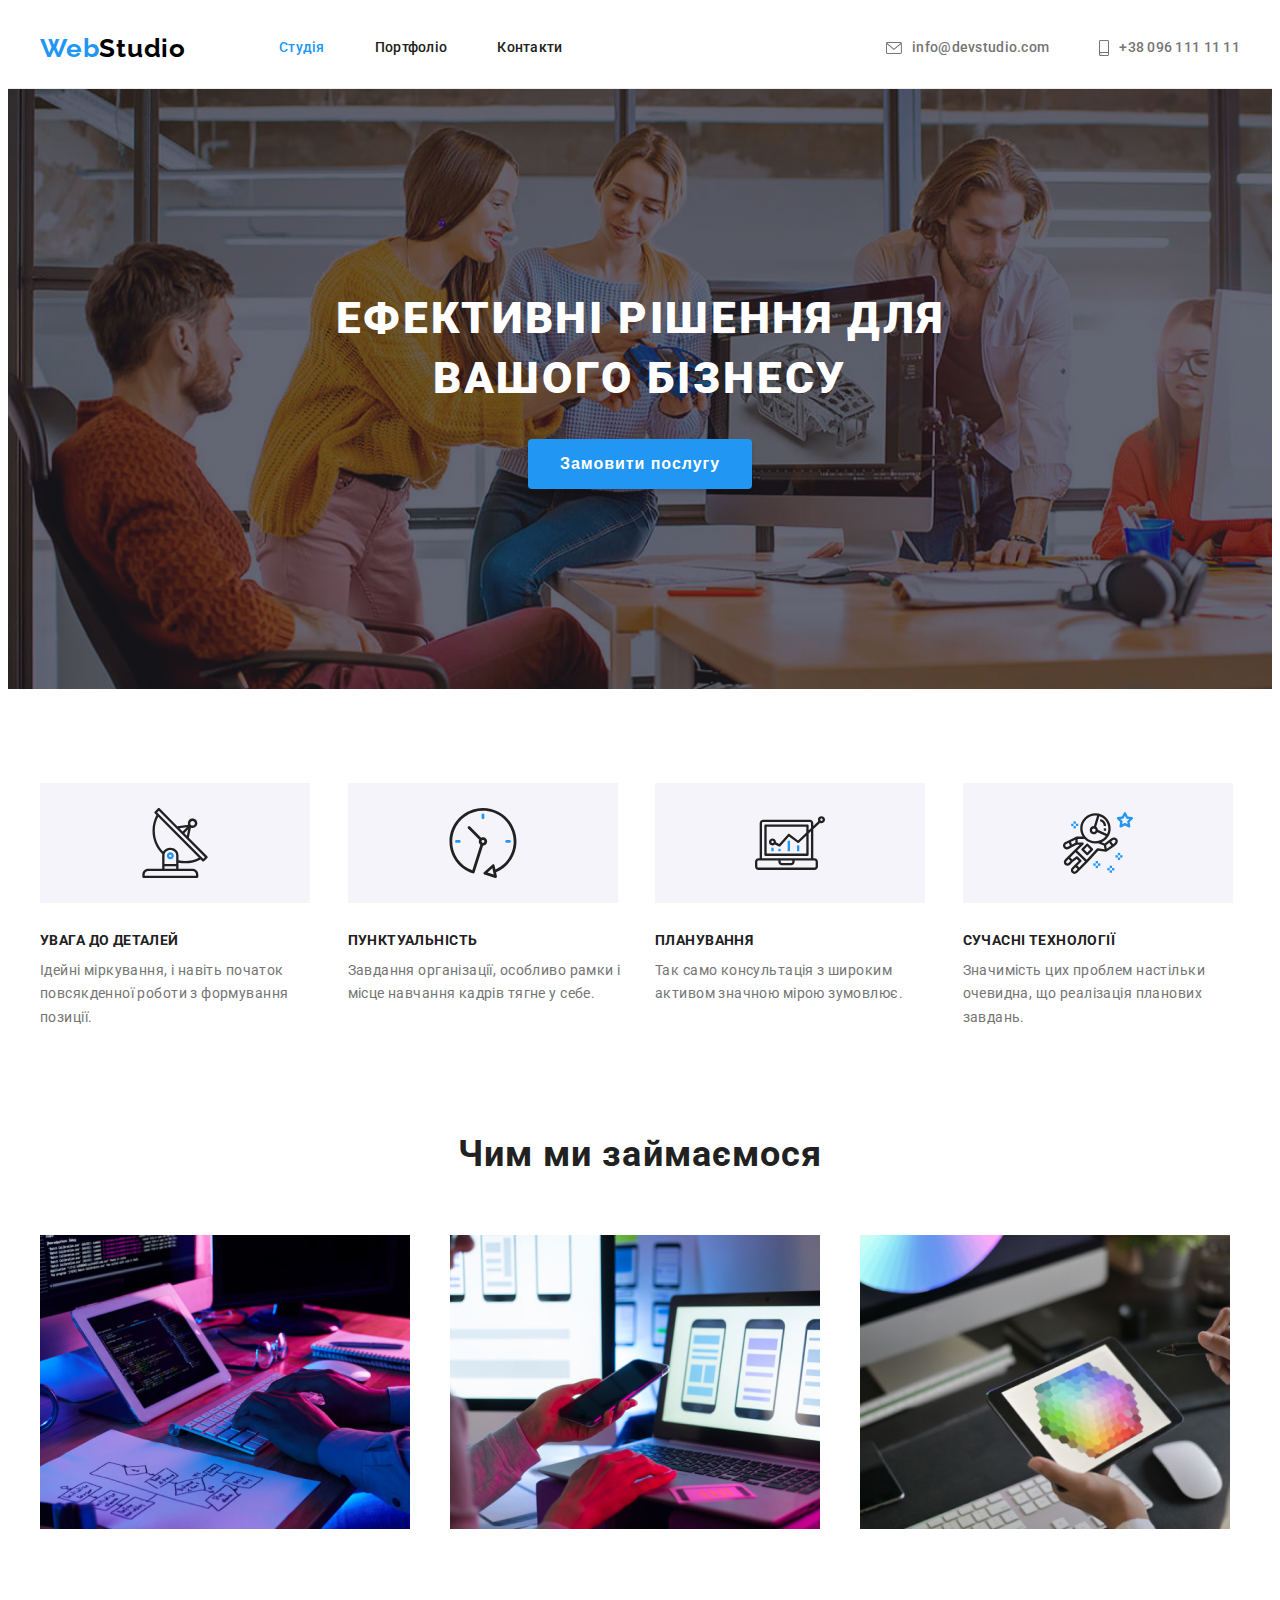
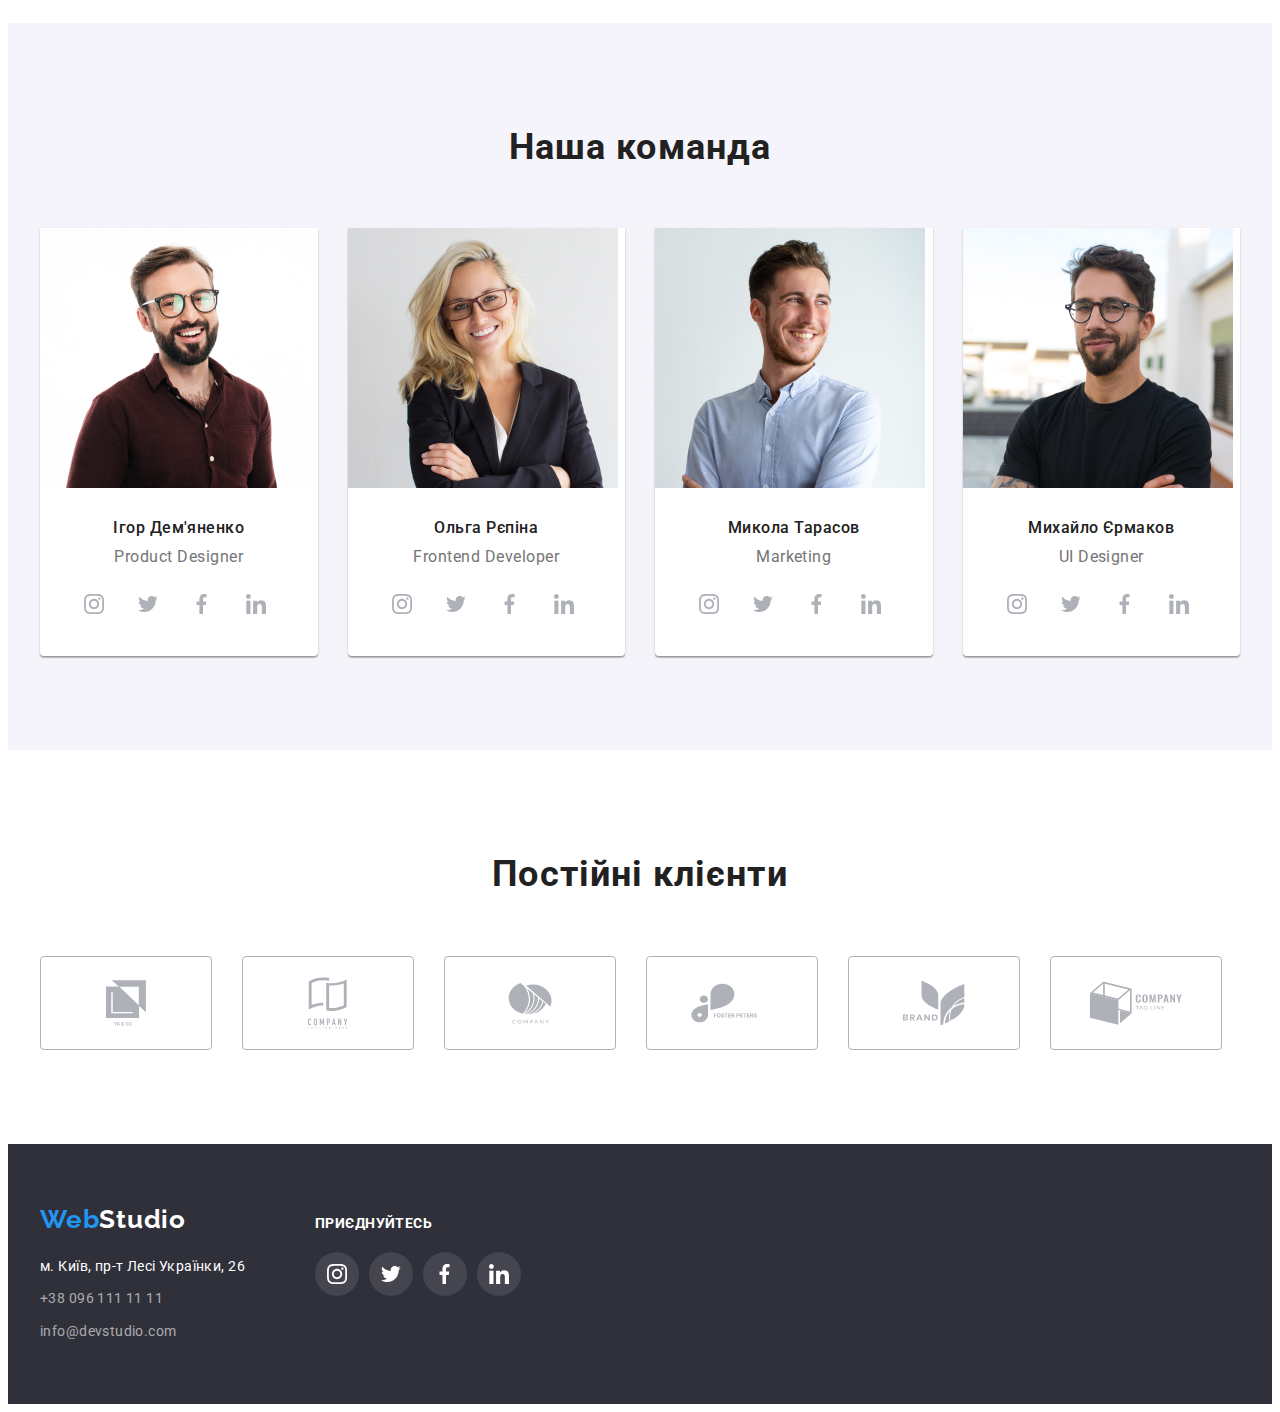
<file: index.html>
<!DOCTYPE html>
<html lang="uk">
  <head>
    <meta charset="UTF-8">
    <meta http-equiv="X-UA-Compatible" content="IE=edge">
    <meta name="viewport" content="width=device-width, initial-scale=1.0">
    <title>Студія</title>
    <link rel="preconnect" href="https://fonts.googleapis.com">
<link rel="preconnect" href="https://fonts.gstatic.com" crossorigin>
<link href="https://fonts.googleapis.com/css2?family=Raleway:wght@700&family=Roboto:wght@400;500;700;900&display=swap" rel="stylesheet">
<link rel="stylesheet" href="https://cdnjs.cloudflare.com/ajax/libs/modern-normalize/1.1.0/modern-normalize.min.css" integrity="sha512-wpPYUAdjBVSE4KJnH1VR1HeZfpl1ub8YT/NKx4PuQ5NmX2tKuGu6U/JRp5y+Y8XG2tV+wKQpNHVUX03MfMFn9Q==" crossorigin="anonymous" referrerpolicy="no-referrer">    
<link rel="stylesheet" href="./css/styles.css">
  </head>
  <body>
    <header class="header-section">
      <div class="container header">
        <nav class="site-nav">
        <a href="./index.html" class=" logo logo-header">
          <span lang="en"> <span class="logo-accent">Web</span>Studio</span>
        </a>

        <ul class="nav-list list">
          <li>
            <a href="./index.html" class="link current">Студія</a>
          </li>

          <li>
            <a href="./portfolio.html" class="link" >Портфоліо</a>
          </li>

          <li>
            <a href="" class="link" >Контакти</a>
          </li>
        </ul>
      </nav>

      <ul class="list contact-list">
        <li class="contact-item">
          <a href="mailto:info@devstudio.com">
            <svg class="contact-icon" width="16" height="12">
              <use href="./images/sprite.svg#icon-mail"></use>
            </svg>
            info@devstudio.com</a>
        </li>

        <li class="contact-item">
          <a href="tel:+380961111111">
            <svg class="contact-icon" width="10" height="16">
              <use href="./images/sprite.svg#icon-phone"></use>
            </svg>
            +38 096 111 11 11</a>
        </li>
      </ul>
    </div>
    </header>
    <main>
      <section class="hero">
       <div class="container">
        <h1 class="hero-title">Ефективні рішення для вашого бізнесу</h1>
        <button type="button" class="hero-button">
          Замовити послугу
        </button>
       </div>
      </section>

      <!--Переваги-->
      <section class="features section">
       <div class="container">
        <h2 class="visually-hidden">Переваги</h2>
        <ul class="list features-list">

          <li class="features-list-item">
            <div class="features-box">
              <svg class="features-icon">
                <use href="./images/sprite.svg#icon-antenna"></use>
              </svg>
            </div>
            <h3>УВАГА ДО ДЕТАЛЕЙ</h3>
            <p>
              Ідейні міркування, і навіть початок повсякденної роботи з
              формування позиції.
            </p>
          </li>

          <li class="features-list-item">
            <div class="features-box">
              <svg class="features-icon">
                <use href="./images/sprite.svg#icon-clock"></use>
              </svg>
            </div>
            <h3>ПУНКТУАЛЬНІСТЬ</h3>
            <p>
              Завдання організації, особливо рамки і місце навчання кадрів тягне
              у себе.
            </p>
          </li>

          <li class="features-list-item">
            <div class="features-box">
              <svg class="features-icon">
                <use href="./images/sprite.svg#icon-diagram"></use>
              </svg>
            </div>
            <h3>ПЛАНУВАННЯ</h3>
            <p>
              Так само консультація з широким активом значною мірою зумовлює.
            </p>
          </li>

          <li class="features-list-item">
            <div class="features-box">
              <svg class="features-icon">
                <use href="./images/sprite.svg#icon-astronaut"></use>
              </svg>
            </div>
            <h3>СУЧАСНІ ТЕХНОЛОГІЇ</h3>
            <p>
              Значимість цих проблем настільки очевидна, що реалізація планових
              завдань.
            </p>
          </li>
          
        </ul>
       </div>
      </section>

      <section class="section">
        <div class="container">
          <h2 class="title">Чим ми займаємося</h2>

        <ul class="list images-list">
          <li class="item">
            <img src="./images/box-1.jpg" alt="Людина працює за комп'ютером"
              width="370">
          </li>

          <li class="item">
            <img src="./images/box-2.jpg" alt="Людина працює за комп'ютером"
              width="370">
          </li>

          <li class="item">
            <img src="./images/box-3.jpg" alt="Людина працює за комп'ютером"
              width="370">
          </li>
        </ul>
      </div>
      </section>
      

      <section class="team section">
        <div class="container">
          <h2 class="title">Наша команда</h2>

        <ul class="team-list list">

          <li class="team-card">
            <img src="./images/img.jpg" alt="Ігор Дем'яненко"
              width="270"
              height="260">

            <div class="team-text"> 
              <h3 class="team-name">Ігор Дем'яненко</h3>
              <p lang="en" class="team-position">Product Designer</p> 
              <ul class="list team-links-list">
              <li>
                <a href="" class="team-list-item">
                <svg class="team-social-link" width="20" height="20">
                  <use href="./images/sprite.svg#icon-instagram"></use>
                </svg></a>
              </li>
              <li>
                <a href="" class="team-list-item">
                <svg class="team-social-link" width="20" height="20">
                  <use href="./images/sprite.svg#icon-twitter"></use>
                </svg></a>
              </li>
              <li>
                <a href="" class="team-list-item">
                <svg class="team-social-link" width="20" height="20">
                  <use href="./images/sprite.svg#icon-facebook"></use>
                </svg></a>
              </li>
              <li>
                <a href="" class="team-list-item">
                <svg class="team-social-link" width="20" height="20">
                  <use href="./images/sprite.svg#icon-linkedin"></use>
                </svg></a>
              </li>
              </ul>
            </div>
          </li>

          <li class="team-card">
            <img src="./images/img-1.jpg" alt="Ольга Рєпіна"
              width="270"
              height="260">

            <div class="team-text">
              <h3 class="team-name">Ольга Рєпіна</h3>
              <p lang="en" class="team-position">Frontend Developer</p>
              <ul class="list team-links-list">
                <li>
                  <a href="" class="team-list-item">
                  <svg class="team-social-link" width="20" height="20">
                    <use href="./images/sprite.svg#icon-instagram"></use>
                  </svg></a>
                </li>
                <li>
                  <a href="" class="team-list-item">
                  <svg class="team-social-link" width="20" height="20">
                    <use href="./images/sprite.svg#icon-twitter"></use>
                  </svg></a>
                </li>
                <li>
                  <a href="" class="team-list-item">
                  <svg class="team-social-link" width="20" height="20">
                    <use href="./images/sprite.svg#icon-facebook"></use>
                  </svg></a>
                </li>
                <li>
                  <a href="" class="team-list-item">
                  <svg class="team-social-link" width="20" height="20">
                    <use href="./images/sprite.svg#icon-linkedin"></use>
                  </svg></a>
                </li>
              </ul>
            </div>
          </li>

          <li class="team-card">
            <img src="./images/img-2.jpg" alt="Микола Тарасов"
              width="270"
              height="260">

            <div class="team-text">
              <h3 class="team-name">Микола Тарасов</h3>
              <p lang="en" class="team-position">Marketing</p> 
              <ul class="list team-links-list">
              <li>
                <a href="" class="team-list-item">
                <svg class="team-social-link" width="20" height="20">
                  <use href="./images/sprite.svg#icon-instagram"></use>
                </svg></a>
              </li>
              <li>
                <a href="" class="team-list-item">
                <svg class="team-social-link" width="20" height="20">
                  <use href="./images/sprite.svg#icon-twitter"></use>
                </svg></a>
              </li>
              <li>
                <a href="" class="team-list-item">
                <svg class="team-social-link" width="20" height="20">
                  <use href="./images/sprite.svg#icon-facebook"></use>
                </svg></a>
              </li>
              <li>
                <a href="" class="team-list-item">
                <svg class="team-social-link" width="20" height="20">
                  <use href="./images/sprite.svg#icon-linkedin"></use>
                </svg></a>
              </li>
            </ul>
          </div>
          </li>

          <li class="team-card">
            <img src="./images/img-3.jpg" alt="Михайло Єрмаков"
              width="270"
              height="260">

            <div class="team-text">
              <h3 class="team-name">Михайло Єрмаков</h3>
              <p lang="en" class="team-position">UI Designer</p> 
              <ul class="list team-links-list">
              <li>
                <a href="" class="team-list-item">
                <svg class="team-social-link" width="20" height="20">
                  <use href="./images/sprite.svg#icon-instagram"></use>
                </svg></a>
              </li>
              <li>
                <a href="" class="team-list-item">
                <svg class="team-social-link" width="20" height="20">
                  <use href="./images/sprite.svg#icon-twitter"></use>
                </svg></a>
              </li>
              <li>
                <a href="" class="team-list-item">
                <svg class="team-social-link" width="20" height="20">
                  <use href="./images/sprite.svg#icon-facebook"></use>
                </svg></a>
              </li>
              <li>
                <a href="" class="team-list-item">
                <svg class="team-social-link" width="20" height="20">
                  <use href="./images/sprite.svg#icon-linkedin"></use>
                </svg></a>
              </li>
            </ul>
          </div>
          </li>

        </ul>
        </div>
      </section>

      <section class="section">
        <div class="container">
          <h2 class="title">Постійні клієнти</h2>
          <ul class="list brand-list">
            <li>
              <a href="" class="brand-list-item">
                  <svg class="brand-icon" width="40" height="46">
                    <use href="./images/sprite.svg#icon-logo-0"></use>
                  </svg>
              </a>
            </li>

            <li>
              <a href="" class="brand-list-item">
                  <svg class="brand-icon" width="40" height="52">
                    <use href="./images/sprite.svg#icon-logo-1"></use>
                  </svg>
              </a>
            </li>

            <li>
              <a href="" class="brand-list-item">
                  <svg class="brand-icon" width="44" height="42">
                    <use href="./images/sprite.svg#icon-logo-2"></use>
                  </svg>
              </a>
            </li>

            <li>
              <a href="" class="brand-list-item">
                  <svg class="brand-icon" width="84" height="40">
                    <use href="./images/sprite.svg#icon-logo-3"></use>
                  </svg>
              </a>
            </li>

            <li>
              <a href="" class="brand-list-item">
                  <svg class="brand-icon" width="62" height="46">
                    <use href="./images/sprite.svg#icon-logo-4"></use>
                  </svg>
              </a>
            </li>

            <li>
              <a href="" class="brand-list-item">
                  <svg class="brand-icon" width="94" height="44">
                    <use href="./images/sprite.svg#icon-logo-5"></use>
                  </svg>
              </a>
            </li>
          </ul>
      </div>
      </section>
    </main>
    <footer>
      <div class="container footer-box">
        <div class="footer-address">
          <a href="./index.html" class="logo logo-footer">
          <span lang="en"><span class="logo-accent">Web</span>Studio</span>
        </a>
  
        <address class="address">
          <a href="https://goo.gl/maps/ScAPMrdehoNE8GrC9" target="_blank" class="address-map">
            м. Київ, пр-т Лесі Українки, 26</a>  
          <a href="tel:+380961111111" class="address-tel" >+38 096 111 11 11</a>
          <a href="mailto:info@devstudio.com" class="address-mail">info@devstudio.com</a>
        </address></div>
        <div class="footer-social-links">
          <h3>Приєднуйтесь</h3>
          <ul class="list footer-links-list">
            <li>
              <a href="" class="footer-list-item">
              <svg class="footer-social-link" width="20" height="20">
                <use href="./images/sprite.svg#icon-instagram"></use>
              </svg></a>
            </li>
            <li>
              <a href=""  class="footer-list-item">
              <svg class="footer-social-link" width="20" height="20">
                <use href="./images/sprite.svg#icon-twitter"></use>
              </svg></a>
            </li>
            <li>
              <a href=""  class="footer-list-item">
              <svg class="footer-social-link" width="20" height="20">
                <use href="./images/sprite.svg#icon-facebook"></use>
              </svg></a>
            </li>
            <li>
              <a href=""  class="footer-list-item">
              <svg class="footer-social-link" width="20" height="20">
                <use href="./images/sprite.svg#icon-linkedin"></use>
              </svg></a>
            </li>
          </ul>
        </div>
      </div>
  </footer>
  </body>
</html>
</file>
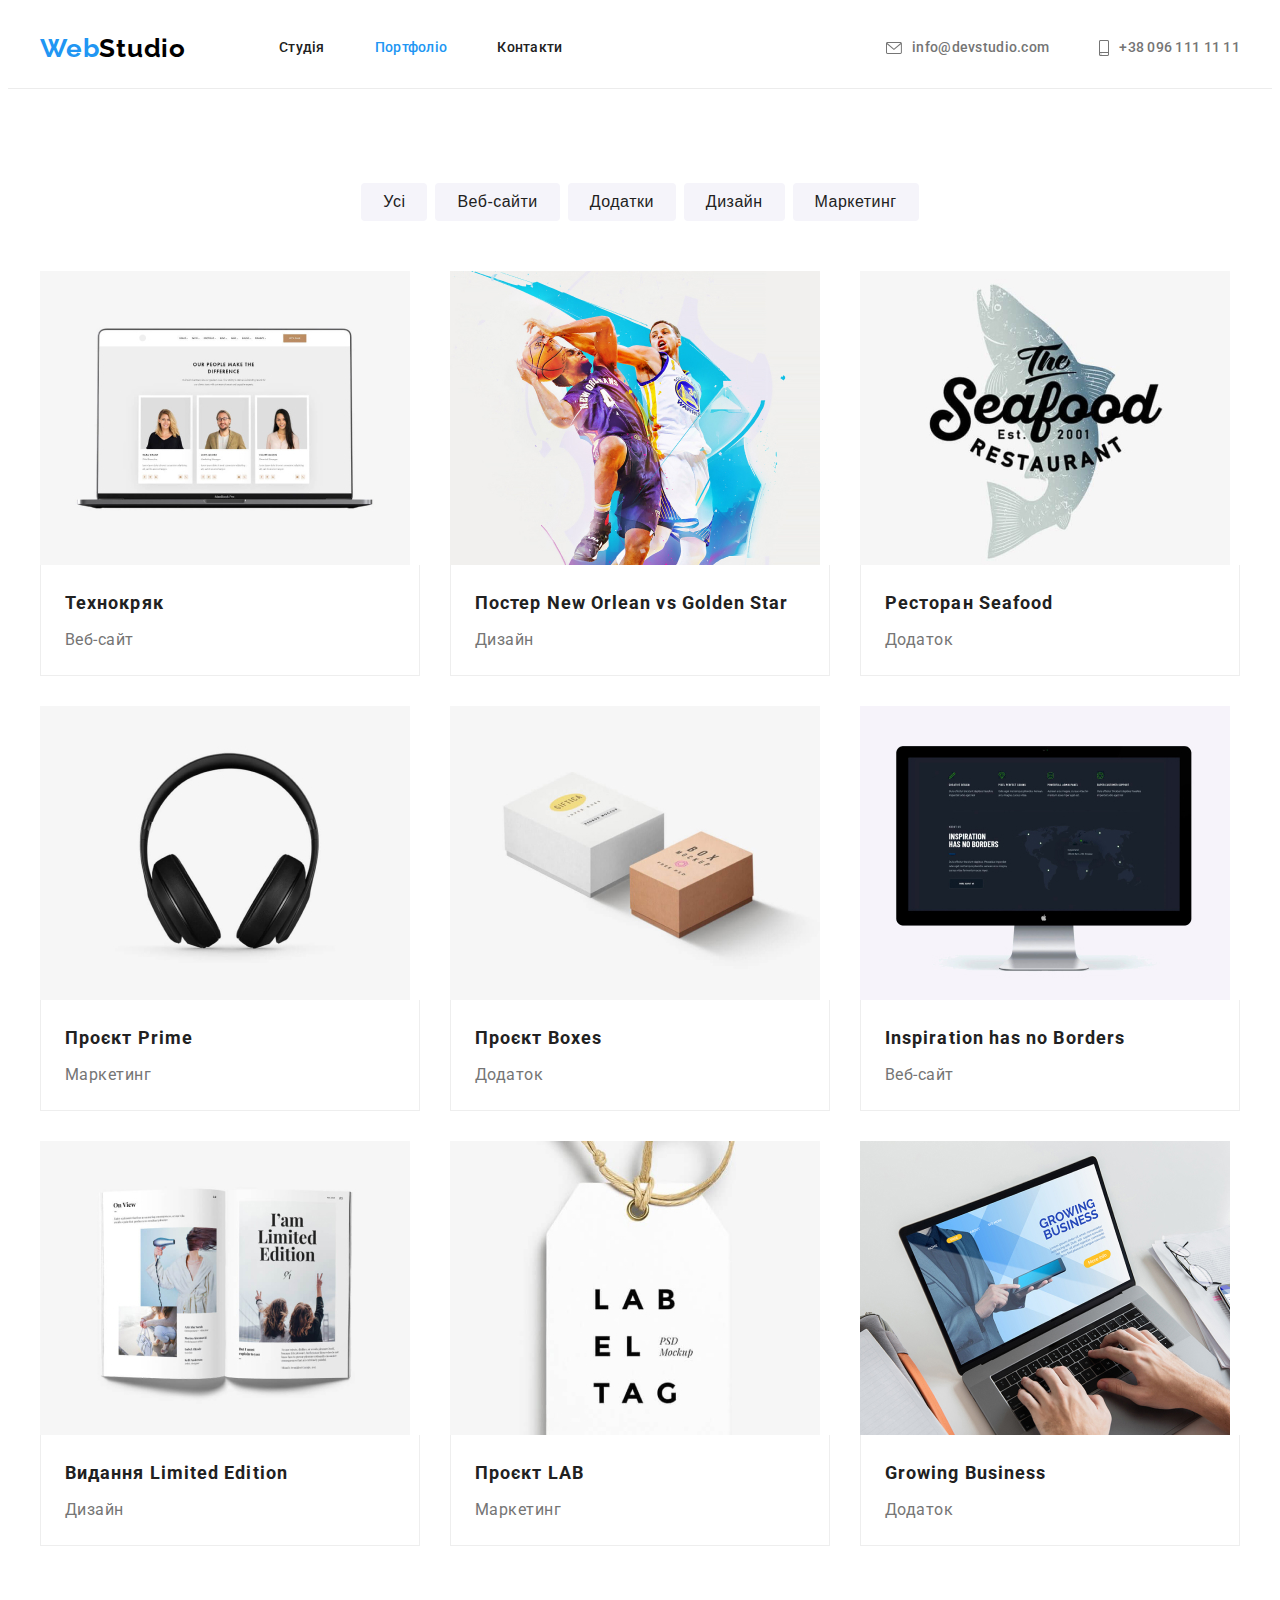
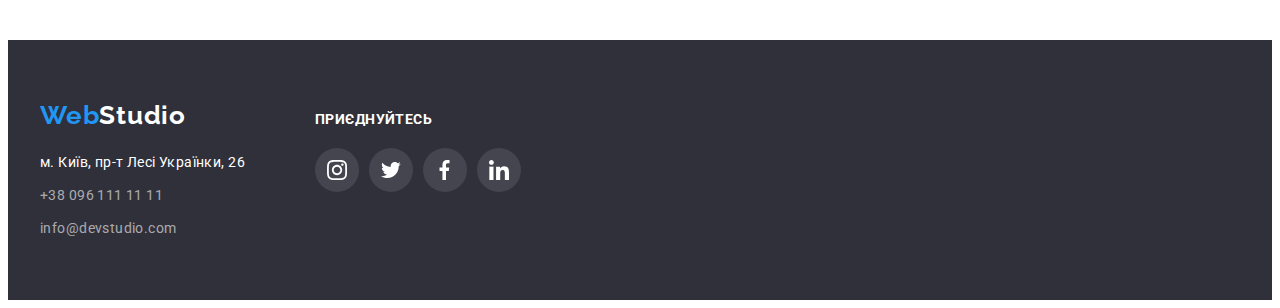
<file: portfolio.html>
<!DOCTYPE html>
<html lang="uk">
  <head>
    <meta charset="UTF-8">
    <meta http-equiv="X-UA-Compatible" content="IE=edge">
    <meta name="viewport" content="width=device-width, initial-scale=1.0">
    <title>Студія</title>
    <link rel="preconnect" href="https://fonts.googleapis.com">
<link rel="preconnect" href="https://fonts.gstatic.com" crossorigin>
<link href="https://fonts.googleapis.com/css2?family=Raleway:wght@700&family=Roboto:wght@400;500;700;900&display=swap" rel="stylesheet">
<link rel="stylesheet" href="https://cdnjs.cloudflare.com/ajax/libs/modern-normalize/1.1.0/modern-normalize.min.css" integrity="sha512-wpPYUAdjBVSE4KJnH1VR1HeZfpl1ub8YT/NKx4PuQ5NmX2tKuGu6U/JRp5y+Y8XG2tV+wKQpNHVUX03MfMFn9Q==" crossorigin="anonymous" referrerpolicy="no-referrer">    
<link rel="stylesheet" href="./css/styles.css">
  </head>
  <body>
    <header class="header-section">
      <div class="container header">
        <nav class="site-nav">
        <a href="./index.html" class=" logo logo-header">
          <span lang="en"> <span class="logo-accent">Web</span>Studio</span>
        </a>

        <ul class="nav-list list">
          <li>
            <a href="./index.html" class="link">Студія</a>
          </li>

          <li>
            <a href="./portfolio.html" class="link current">Портфоліо</a>
          </li>

          <li>
            <a href="" class="link" >Контакти</a>
          </li>
        </ul>
      </nav>

      <ul class="list contact-list">
        <li class="contact-item">
          <a href="mailto:info@devstudio.com">
            <svg class="contact-icon" width="16" height="12">
              <use href="./images/sprite.svg#icon-mail"></use>
            </svg>
            info@devstudio.com</a>
        </li>

        <li class="contact-item">
          <a href="tel:+380961111111">
            <svg class="contact-icon" width="10" height="16">
              <use href="./images/sprite.svg#icon-phone"></use>
            </svg>
            +38 096 111 11 11</a>
        </li>
      </ul>
    </div>
    </header>
    <main>
      <section class="section">
        <div class="container portfolio">
          <h1 class="visually-hidden">Портфоліо</h1>
        <ul class="list portfolio-nav">
          <li><button type="button">Усі</button></li>
          <li><button type="button">Веб-сайти</button></li>
          <li><button type="button">Додатки</button></li>
          <li><button type="button">Дизайн</button></li>
          <li><button type="button">Маркетинг</button></li>
        </ul>
        <ul class="list portfolio-set">

          <li class="portfolio-item">
            <a href="" class="portfolio-set-card">
              <div class="card-thumb">
                <img
                  src="./portfolio-images/img-1.jpg"
                  alt="Лаптоп з відкритою сторінкою веб-сайту">
              </div>
  
              <div class="card-content">
              <h2>Технокряк</h2>
               <p>Веб-сайт</p>
              </div>
            </a>
          </li>

          <li class="portfolio-item">
            <a href="" class="portfolio-set-card">
              <div class="card-thumb">
                <img
                  src="./portfolio-images/img-2.jpg"
                  alt="Два чоловіки з баскетбольним мячем">
              </div>
  
              <div class="card-content">
              <h2>Постер <span lang="en">New Orlean vs Golden Star</span></h2>
                <p>Дизайн</p>
              </div>
            </a>
          </li>

          <li class="portfolio-item">
            <a href="" class="portfolio-set-card">
              <div class="card-thumb">
                <img
                  src="./portfolio-images/img-3.jpg"
                  alt="Логотип ресторану">
              </div>
  
              <div class="card-content">
              <h2> Ресторан <span lang="en">Seafood</span></h2>
                <p>Додаток</p>
              </div>
            </a>
          </li>

          <li class="portfolio-item">
            <a href="" class="portfolio-set-card">
              <div class="card-thumb">
                <img
                  src="./portfolio-images/img-4.jpg"
                  alt="Чорні навушники">
              </div>
  
              <div class="card-content">
              <h2>Проєкт <span lang="en">Prime</span></h2>
                <p>Маркетинг</p>
              </div>
            </a>
          </li>

          <li class="portfolio-item">
            <a href="" class="portfolio-set-card">
              <div class="card-thumb">
                <img
                  src="./portfolio-images/img-5.jpg"
                  alt="Біла та бежева коробки">
              </div>
  
              <div class="card-content">
              <h2>Проєкт <span lang="en">Boxes</span></h2>
                <p>Додаток</p>
              </div>
            </a>
          </li>

          <li class="portfolio-item">
            <a href="" class="portfolio-set-card">
              <div class="card-thumb">
                <img
                  src="./portfolio-images/img-6.jpg"
                  alt="Комп'ютер з відкритим веб-сайтом"></div>
  
              <div class="card-content">
                <h2 lang="en">Inspiration has no Borders</h2>
                <p>Веб-сайт</p>
              </div>
            </a>
          </li>

          <li class="portfolio-item">
            <a href="" class="portfolio-set-card">
              <div class="card-thumb">
                <img
                  src="./portfolio-images/img-7.jpg"
                  alt="Розгорнутий журнал">
              </div>
  
              <div class="card-content">
                <h2>Видання <span lang="en"> Limited Edition</span></h2>
                <p>Дизайн</p>
              </div>
            </a>
          </li>

          <li class="portfolio-item">
            <a href="" class="portfolio-set-card">
              <div class="card-thumb">
                <img
                  src="./portfolio-images/img-8.jpg"
                  alt="Біла лейба">
              </div>
  
              <div class="card-content">
                 <h2> Проєкт <span lang="en">LAB</span></h2> 
                <p>Маркетинг</p>
              </div>
            </a>
          </li>

          <li class="portfolio-item">
            <a href="" class="portfolio-set-card">
              <div class="card-thumb">
                <img
                  src="./portfolio-images/img-9.jpg"
                  alt="Лаптоп з відкритим веб-сайтом"></div>
  
              <div class="card-content">
                <h2 lang="en">Growing Business</h2>
                <p>Додаток</p>
              </div>
            </a>
          </li>

        </ul>
        </div>
      </section>
    </main>

    <footer>
      <div class="container footer-box">
        <div class="footer-address">
          <a href="./index.html" class="logo logo-footer">
          <span lang="en"><span class="logo-accent">Web</span>Studio</span>
        </a>
  
        <address class="address">
          <a href="https://goo.gl/maps/ScAPMrdehoNE8GrC9" target="_blank" class="address-map">
            м. Київ, пр-т Лесі Українки, 26</a>  
          <a href="tel:+380961111111" class="address-tel" >+38 096 111 11 11</a>
          <a href="mailto:info@devstudio.com" class="address-mail">info@devstudio.com</a>
        </address></div>
        <div class="footer-social-links">
          <h3>Приєднуйтесь</h3>
          <ul class="list footer-links-list">
            <li>
              <a href="" class="footer-list-item">
              <svg class="footer-social-link" width="20" height="20">
                <use href="./images/sprite.svg#icon-instagram"></use>
              </svg></a>
            </li>
            <li>
              <a href="" class="footer-list-item">
              <svg class="footer-social-link" width="20" height="20">
                <use href="./images/sprite.svg#icon-twitter"></use>
              </svg></a>
            </li>
            <li>
              <a href="" class="footer-list-item">
              <svg class="footer-social-link" width="20" height="20">
                <use href="./images/sprite.svg#icon-facebook"></use>
              </svg></a>
            </li>
            <li >
              <a href="" class="footer-list-item">
              <svg class="footer-social-link" width="20" height="20">
                <use href="./images/sprite.svg#icon-linkedin"></use>
              </svg></a>
            </li>
          </ul>
        </div>
      </div>
  </footer>
  </body>
</html>
</file>
<file: css/styles.css>
:root {
  --primary-color: #757575;
  --title-color: #212121;
  --accent-color: #2196f3;
  --primary-bgc: #ffffff;
  --button-color: #f5f4fa;
  --portfolio-set-gap: 30px;
}

body {
  color: var(--primary-color);
  background-color: var(--primary-bgc);
  font-family: roboto, sans-serif;
}

h1,
h2,
h3,
h4,
h5,
h6,
p,
ul {
  margin: 0;
  padding: 0;
}

h1,
h2,
h3 {
  color: var(--title-color);
}

img {
  display: block;
}

.list {
  list-style: none;
}

.section {
  padding-top: 94px;
  padding-bottom: 94px;
}

.container {
  margin-left: auto;
  margin-right: auto;
  width: 1200px;
  padding-left: 15px;
  padding-right: 15px;

  /* outline: 2px solid tomato; */
}

.visually-hidden {
  color: rgba(0, 0, 0, 0);
  position: absolute;
  width: 1px;
  height: 1px;
  margin: -1px;
  border: 0;
  padding: 0;
  white-space: nowrap;
  clip-path: inset(100%);
  clip: rect(0 0 0 0);
  overflow: hidden;
}

/* Header */
.header-section {
  border-bottom: 1px solid #ececec;
}

.header {
  display: flex;
  align-items: center;
  justify-content: space-between;
}

.site-nav {
  display: flex;
  align-items: center;
}

/* Лого */

.logo {
  font-family: "Raleway";
  font-style: normal;
  font-weight: 700;
  font-size: 26px;
  line-height: 1.19;
  letter-spacing: 0.03em;

  text-decoration: none;
}

.logo-accent {
  color: var(--accent-color);
}

.logo-header {
  margin-right: 93px;
  color: #000;
}

/* Головна Навігація */

.nav-list {
  display: flex;
  align-items: center;
}

.nav-list li + li {
  margin-left: 50px;
}

.nav-list .link {
  display: block;
  padding-top: 32px;
  padding-bottom: 32px;

  color: var(--title-color);
  text-decoration: none;
  font-style: normal;
  font-weight: 500;
  font-size: 14px;
  line-height: 1.14;
  letter-spacing: 0.02em;
}

.nav-list .link:hover,
.site-nav .link:focus {
  color: var(--accent-color);
}

.nav-list .link.current {
  color: var(--accent-color);
}

/* Контакти */

.contact-list {
  display: flex;
  align-items: center;
}

.contact-list a {
  display: flex;
  align-items: center;
  color: var(--primary-color);
  text-decoration: none;
  font-style: normal;
  font-weight: 500;
  font-size: 14px;
  line-height: 1.14;
  letter-spacing: 0.02em;
  fill: var(--primary-color);
}

.contact-list a:hover,
.contact-list a:focus {
  color: var(--accent-color);
  fill: var(--accent-color);
}

.contact-item:not(:last-child) {
  margin-right: 50px;
}

.contact-icon {
  margin-right: 10px;
}

/* Hero*/

.hero {
  max-width: 1600px;
  margin-left: auto;
  margin-right: auto;
  padding-top: 200px;
  padding-bottom: 200px;

  background-color: #c4c4c4;
  background-image: linear-gradient(
      to right,
      rgba(47, 48, 58, 0.4),
      rgba(47, 48, 58, 0.4)
    ),
    url(../images/hero.jpg);
  background-size: cover;
}

.hero-title {
  display: block;
  margin-left: auto;
  margin-right: auto;
  margin-bottom: 30px;
  max-width: 696px;

  font-size: 44px;
  line-height: 1.36;
  text-align: center;
  letter-spacing: 0.06em;
  text-transform: uppercase;
  font-weight: 900;
  color: #ffffff;
}

.hero-button {
  display: block;
  margin-left: auto;
  margin-right: auto;
  padding-left: 32px;
  padding-right: 32px;
  padding-top: 10px;
  padding-bottom: 10px;
  border: none;
  border-radius: 4px;
  box-shadow: 0px 4px 4px rgba(0, 0, 0, 0.15);
  background-color: var(--accent-color);
  cursor: pointer;

  color: #ffffff;
  font-weight: 700;
  font-size: 16px;
  line-height: 1.88;
  align-items: center;
  text-align: center;
  letter-spacing: 0.06em;
}

.hero-button:hover,
.hero-button:focus {
  background-color: #188ce8;
}

/* Features */

.features {
  padding-bottom: 0;
}

.features-list {
  display: flex;
  flex-wrap: nowrap;
  gap: 30px;
}

.features-box {
  display: flex;
  width: 270px;
  height: 120px;
  margin-bottom: 30px;
  justify-content: center;
  align-items: center;
  background-color: #f5f4fa;
}

.features-icon {
  width: 70px;
  height: 70px;
}

.features-list-item {
  flex-basis: calc((100% - 90px) / 4);
}

.features h3 {
  margin-bottom: 10px;
  font-size: 14px;
  line-height: 1.14;
  letter-spacing: 0.03em;
  text-transform: uppercase;
  font-weight: 700;
}

.features p {
  font-size: 14px;
  line-height: 1.7;
  letter-spacing: 0.03em;
}

.images-list {
  display: flex;
  flex-wrap: wrap;
  gap: 30px;
}

.images-list > .item {
  flex-basis: calc((100% - 60px) / 3);
}

/* Team */

.team {
  background-color: #f5f4fa;
}

.title {
  margin-bottom: 50px;
  font-size: 36px;
  line-height: 1.7;
  text-align: center;
  letter-spacing: 0.03em;
}

.team-list {
  display: flex;
  flex-wrap: wrap;
  gap: 30px;
}

.team-card {
  flex-basis: calc((100% - 90px) / 4);
  background-color: #ffffff;
  text-align: center;
  box-shadow: 0px 1px 3px rgba(0, 0, 0, 0.12), 0px 1px 1px rgba(0, 0, 0, 0.14),
    0px 2px 1px rgba(0, 0, 0, 0.2);
  border-radius: 0px 0px 4px 4px;
}

.team-text {
  padding-top: 30px;
  padding-left: 32px;
  padding-right: 32px;
  padding-bottom: 30px;
}

.team-name {
  margin-bottom: 10px;
  font-weight: 500;
  font-size: 16px;
  line-height: 1.19;
  letter-spacing: 0.03em;
}

.team-position {
  margin-bottom: 16px;
  font-size: 16px;
  line-height: 1.19;
  letter-spacing: 0.03em;
}

.team-links-list {
  display: flex;
  gap: 10px;
}

.team-list-item {
  display: flex;
  width: 44px;
  height: 44px;
  border-radius: 50%;
  justify-content: center;
  align-items: center;
  fill: #afb1b8;;

}

.team-list-item:hover,
.team-list-item:focus {
  background-color: var(--accent-color);
  fill: #ffffff;
}

/* Companies*/

.brand-list {
  display: flex;
  flex-wrap: wrap;
  gap: 30px;
}

.brand-list-item {
  display: flex;
  width: 170px;
  height: 92px;
  justify-content: center;
  align-items: center;
  border: 1px solid #afb1b8;
  fill: #AFB1B8;
  border-radius: 4px;
  cursor: pointer;
}

.brand-list-item:hover,
.brand-list-item:focus {
  border: 1px solid #2196F3;
  fill: var(--accent-color)
}

/* Portfolio */

.portfolio-nav {
  display: flex;
  justify-content: center;
  margin-bottom: 50px;
}

.portfolio-nav button {
  padding-left: 22px;
  padding-right: 22px;
  padding-top: 6px;
  padding-bottom: 6px;
  border: none;
  border-radius: 4px;
  background-color: var(--button-color);
  color: var(--title-color);
  cursor: pointer;

  font-weight: 500;
  font-size: 16px;
  line-height: 1.62;
  text-align: center;
  letter-spacing: 0.03em;
}

.portfolio-nav li:not(:last-child) {
  margin-right: 8px;
}

.portfolio-nav button:hover,
.portfolio-nav button:focus {
  background-color: var(--accent-color);
  color: #ffffff;
  box-shadow: 0px 3px 1px rgba(0, 0, 0, 0.1), 0px 1px 2px rgba(0, 0, 0, 0.08),
    0px 2px 2px rgba(0, 0, 0, 0.12);
}

/* Card */

.portfolio-set {
  display: flex;
  flex-wrap: wrap;
  gap: var(--portfolio-set-gap);
}

.portfolio-item {
  flex-basis: calc((100% - 60px) / 3);
}

.portfolio-set-card {
  display: block;
  color: var(--primary-color);
  text-decoration: none;
}

.portfolio-set-card:hover {
  box-shadow: 0px 1px 1px rgba(0, 0, 0, 0.12), 0px 4px 4px rgba(0, 0, 0, 0.06),
    1px 4px 6px rgba(0, 0, 0, 0.16);
}

.portfolio-set-card:focus {
  box-shadow: 0px 1px 1px rgba(0, 0, 0, 0.12), 0px 4px 4px rgba(0, 0, 0, 0.06),
    1px 4px 6px rgba(0, 0, 0, 0.16);
}


.card-thumb img {
  max-width: 100%;
  height: auto;
}

.card-content {
  padding-top: 20px;
  padding-bottom: 20px;
  padding-left: 24px;
  padding-right: 24px;
  border-right: 1px solid #eeeeee;
  border-left: 1px solid #eeeeee;
  border-bottom: 1px solid #eeeeee;
}

.card-content h2 {
  margin-bottom: 4px;
  font-weight: 700;
  font-size: 18px;
  line-height: 2;
  letter-spacing: 0.06em;
}

.card-content p {
  font-size: 16px;
  line-height: 1.88;
  letter-spacing: 0.03em;
}

/* Footer */

footer {
  background-color: #2f303a;
  padding-top: 60px;
  padding-bottom: 60px;
}

.footer-box {
  display: flex;
  align-items: baseline;
}

.logo-footer {
  display: block;
  margin-bottom: 20px;
  color: #ffffff;
}

.address a {
  display: block;
  font-style: normal;
  text-decoration: none;
  font-weight: 400;
  font-size: 14px;
  line-height: 1.7;
  letter-spacing: 0.03em;
}

.address a:not(:last-child) {
  margin-bottom: 9px;
}

.address a:hover,
.address a:focus {
  color: var(--accent-color);
}

.address-map {
  color: #ffffff;
}
.address-tel,
.address-mail {
  color: rgba(255, 255, 255, 60%);
}

.footer-social-links {
  margin-left: 70px;
}

.footer-social-links h3 {
  margin-bottom: 20px;
  font-size: 14px;
  line-height: 1.14;
  letter-spacing: 0.03em;
  text-transform: uppercase;
  font-weight: 700;
  color: #ffffff;
}

.footer-links-list {
  display: flex;
  gap: 10px;
}

.footer-list-item {
  display: flex;
  width: 44px;
  height: 44px;
  border-radius: 50%;
  justify-content: center;
  align-items: center;
  background-color: rgba(255, 255, 255, 0.1);
  fill: #ffffff;
}

.footer-list-item:hover,
.footer-list-item:focus {
  background-color: var(--accent-color);
}
</file>
